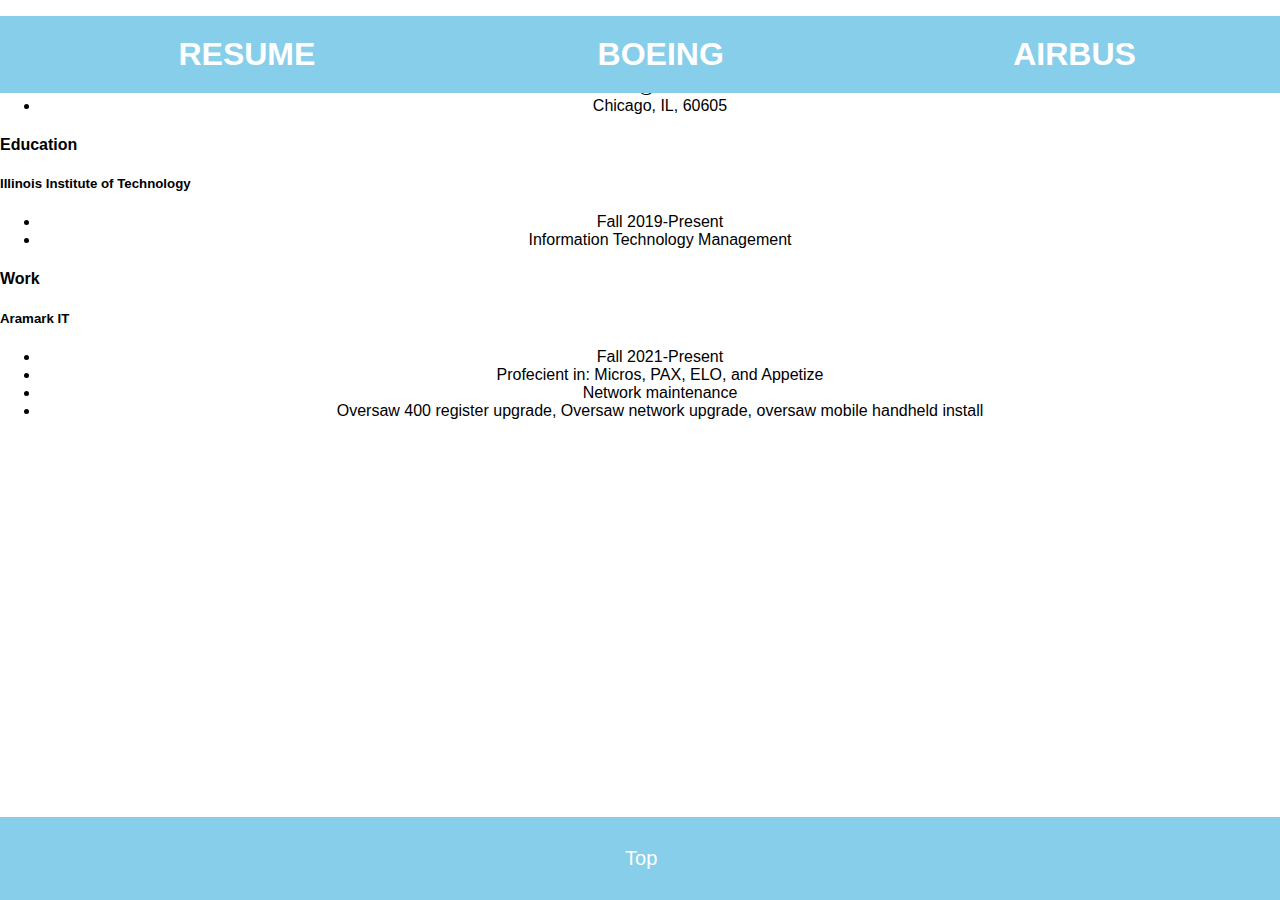
<file: index.html>
<!DOCTYPE html>
<html lang="en">
  <head>
    <meta charset="UTF-8">
    <link rel="stylesheet" href="css/style.css">
	<link rel="stylesheet" type="text/css" href="css/normalize.css">
    <title>ITM 361 Project 2</title>
  </head>
  <body class="resume">
	<nav id="menu">
	  <div id="menu-index">
        <ul>
          <li><strong><a href="index.html">RESUME</a></strong></li>
          <li><strong><a href="boeing.html">BOEING</a></strong></li>
          <li><strong><a href="airbus.html">AIRBUS</a></strong></li>
        </ul>
	  </div>
	</nav>
    <section id="info">
	<h4>Calvin Kalawa</h4>
	  <ul>
	    <li>(414) 839-3824</li>
		<li>ckalawa@hawk.iit.edu</li>
		<li>Chicago, IL, 60605</li>
	  </ul>	
    </section>
    <section id="school">
	  <h4>Education</h4>
	    <h5>Illinois Institute of Technology</h5>
		  <ul>
		    <li>Fall 2019-Present</li>
			<li>Information Technology Management</li>
	     </ul>
    </section>
    <section>
	  <h4>Work</h4>
	    <h5>Aramark IT</h5>
		  <ul>
		    <li>Fall 2021-Present</li>
			<li>Profecient in: Micros, PAX, ELO, and Appetize</li>
			<li>Network maintenance</li>
			<li>Oversaw 400 register upgrade, Oversaw network upgrade, oversaw mobile handheld install</li>
		  </ul>
    </section>
	<footer id="footer">
      <a href="index.html">Top</a>
	</footer>
  </body>
</html>
</file>
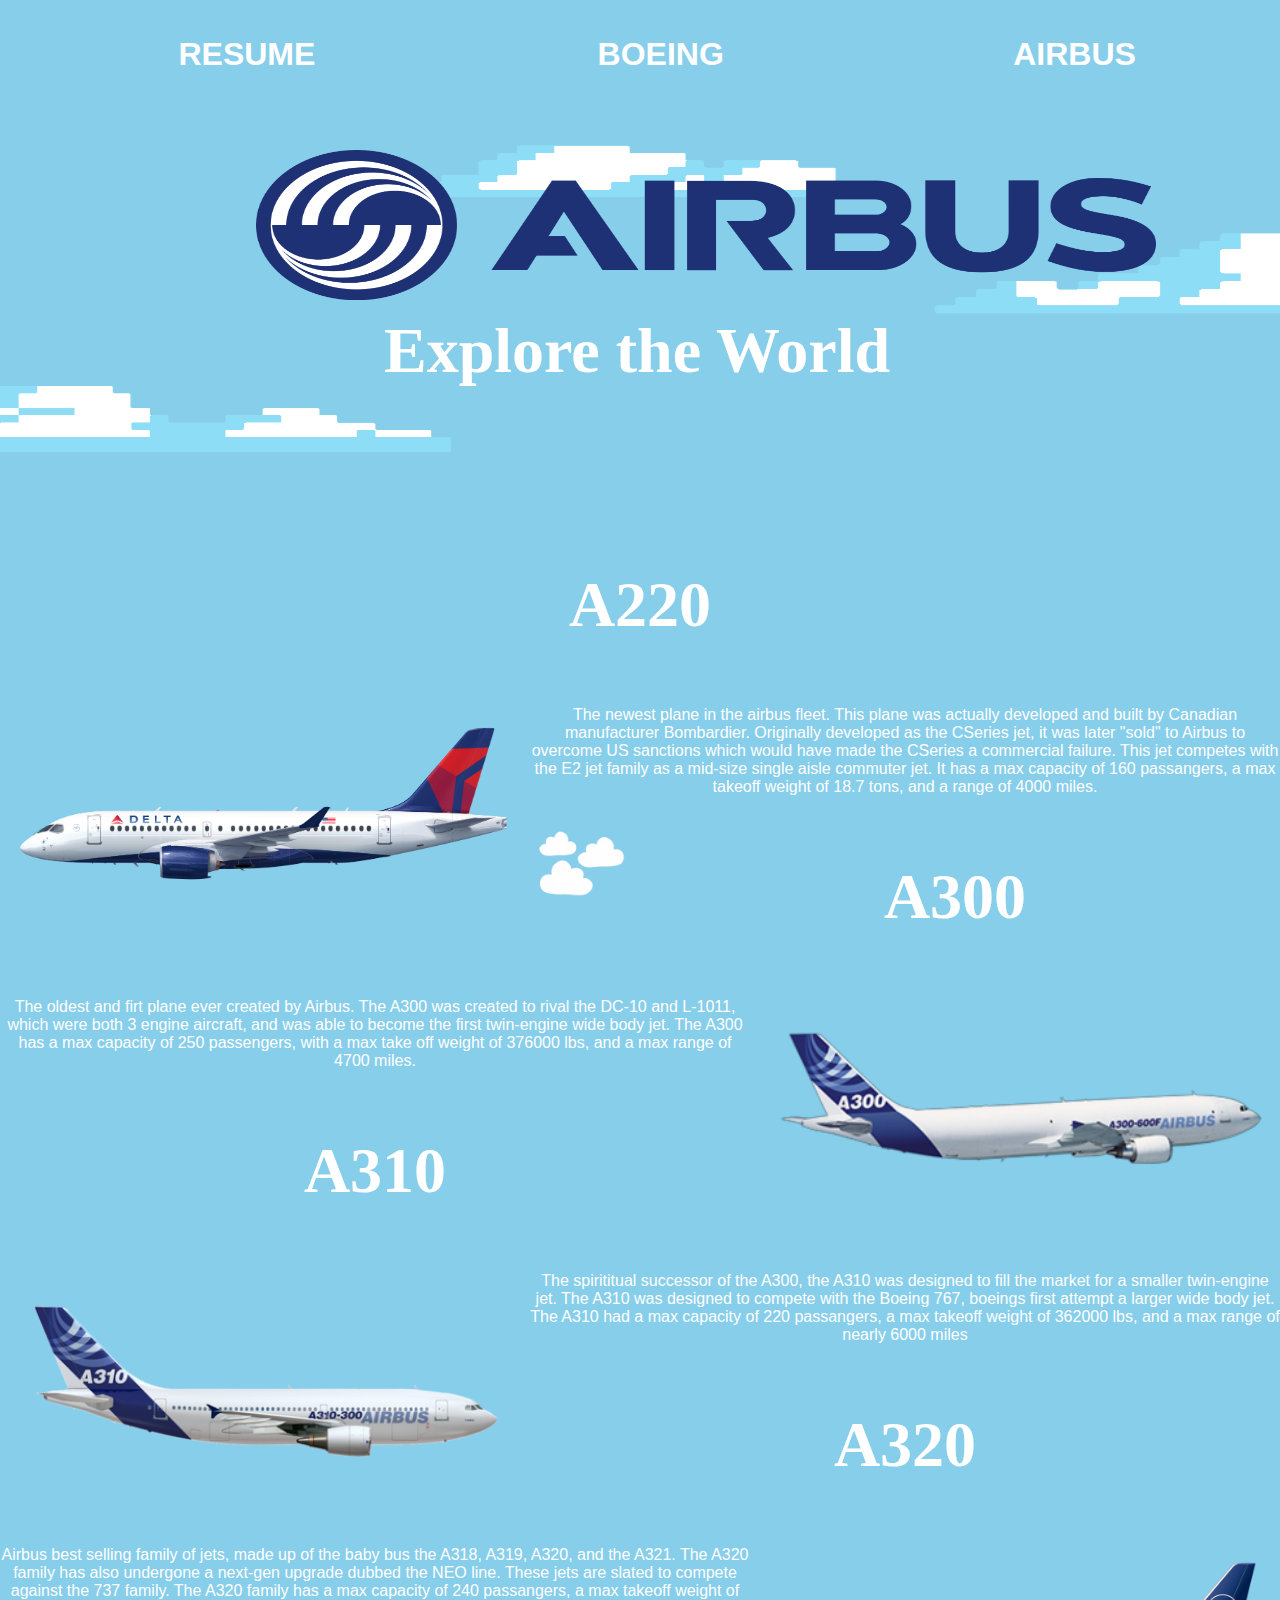
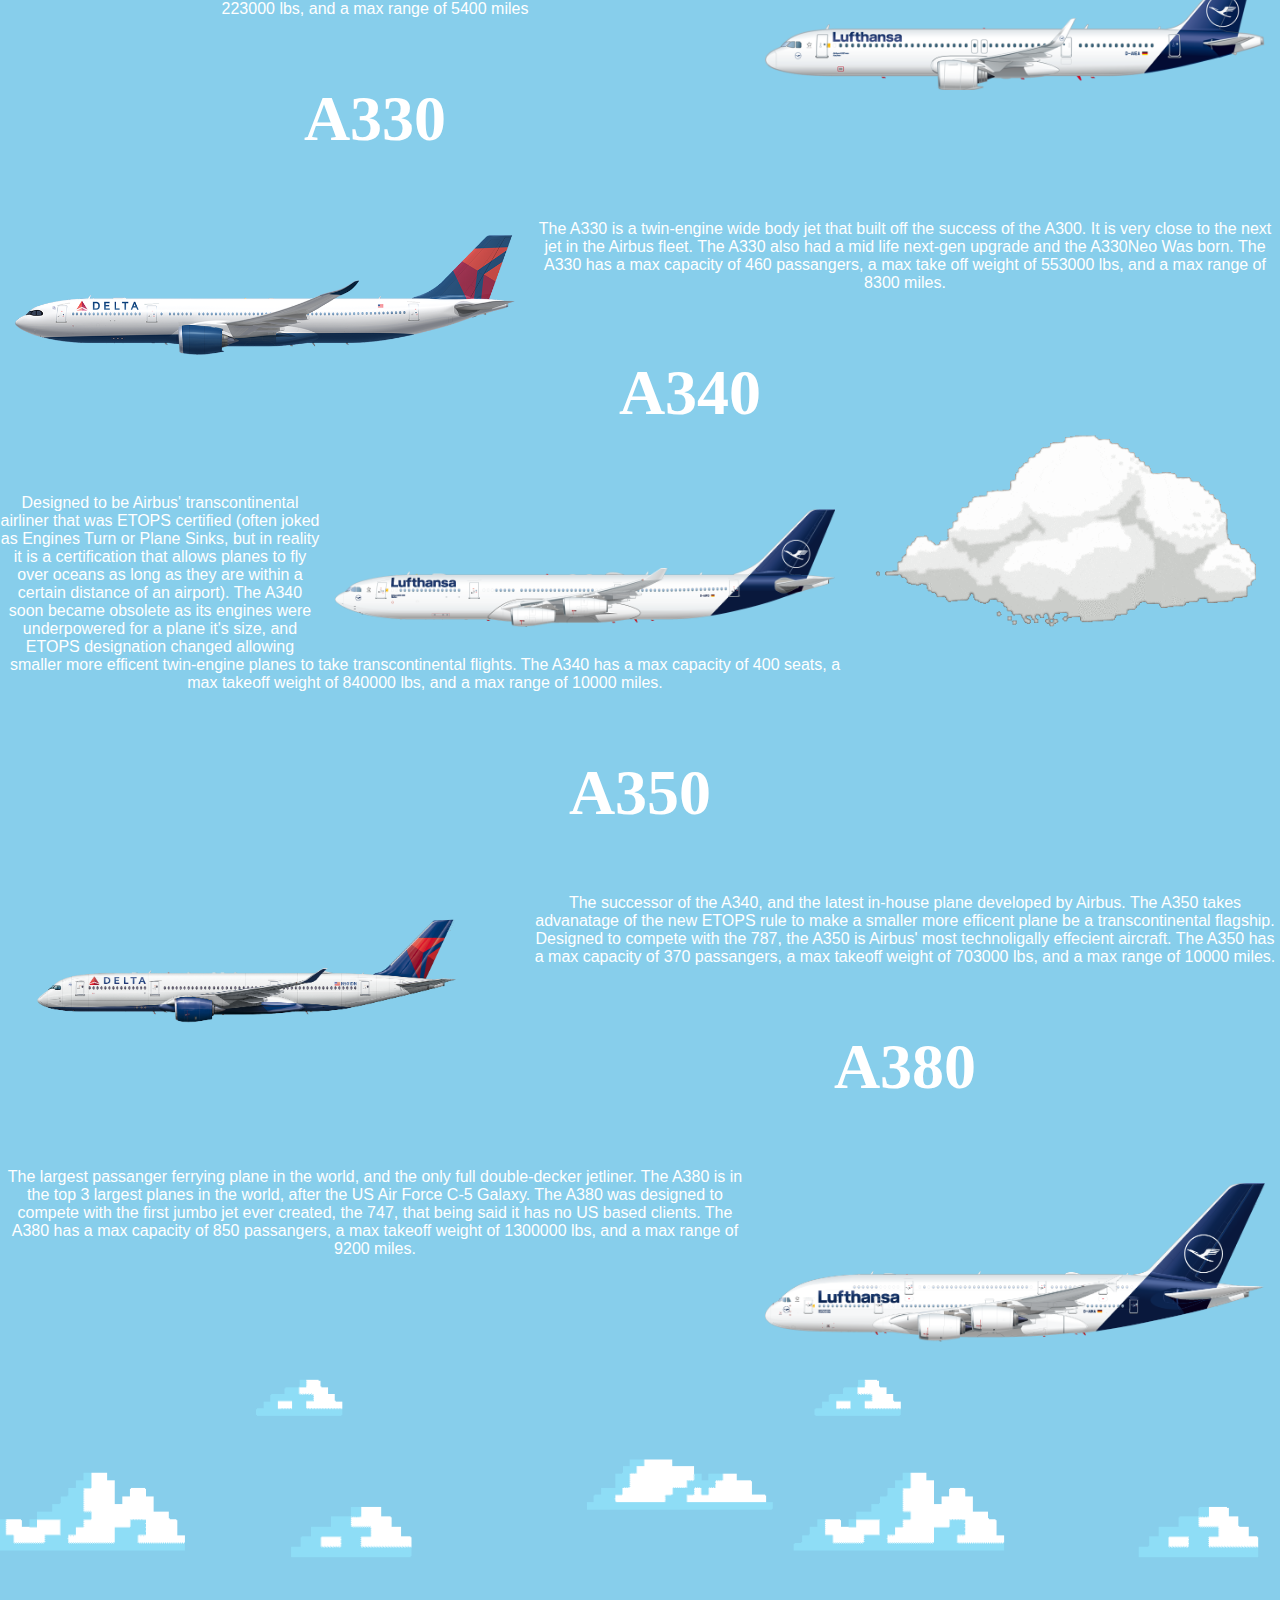
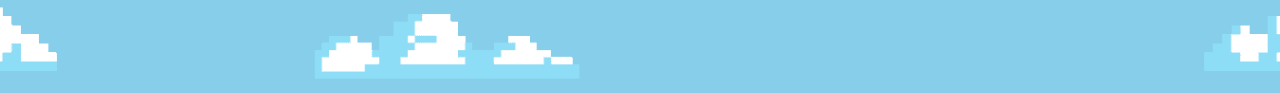
<file: airbus.html>
<!DOCTYPE html>
<html lang="en">
  <head>
    <meta charset="UTF-8">
    <link rel="stylesheet" type="text/css" href="css/style.css">
	<link rel="stylesheet" type="text/css" href="css/normalize.css">
    <title>ITM 361 Project 2</title>
  </head>
  <body class="planes">
   <a id="cloud-3" href="https://youtu.be/dQw4w9WgXcQ"><img class="cloud3" src="images/cloud3.gif" alt="Gif of clouds scrolling"></a>
   <img class="airbus" src="images/airbus.png" alt="Airbus corporate logo in blue with logo">
   <div id="taglineA">
     <h3>Explore the World</h3>
   </div>
   <nav id="menu">
	  <div id="menu-airbus">
	    <ul>
          <li><strong><a href="index.html">RESUME</a></strong></li>
          <li><strong><a href="boeing.html">BOEING</a></strong></li>
          <li><strong><a href="airbus.html">AIRBUS</a></strong></li>
        </ul>
      </div>
	</nav>
    <section>
      <section>
        <h3>A220</h3>
        <img class="a220" src="images/A220.png" alt="Airbus A220, informational ad created by the Airbus group to sell the plane. Describes all of its features">
        <p>The newest plane in the airbus fleet. This plane was actually developed and built by Canadian manufacturer Bombardier. Originally developed as the CSeries jet, it was later "sold" to Airbus to overcome US sanctions which would have made the CSeries a commercial failure. This jet competes with the E2 jet family as a mid-size single aisle commuter jet. It has a max capacity of 160 passangers, a max takeoff weight of 18.7 tons, and a range of 4000 miles.</p>
      </section>
	  <a id="cloud-1" href="https://youtu.be/ln-ffJM9sJc"><img  class="cloud1" src="images/cloud1.gif" alt="Gif of clouds scrolling"></a>
      <section>
        <h3>A300</h3>
        <img class="a300" src="images/A300.png" alt="Airbus A300 in plaine white Airbus factory livery">
        <p>The oldest and firt plane ever created by Airbus. The A300 was created to rival the DC-10 and L-1011, which were both 3 engine aircraft, and was able to become the first twin-engine wide body jet. The A300 has a max capacity of 250 passengers, with a max take off weight of 376000 lbs, and a max range of 4700 miles.</p>
      </section>
      <section>
        <h3>A310</h3>
        <img class="a310" src="images/A310.png" alt="Airbus A310 in plaine white Airbus factory livery">
        <p>The spirititual successor of the A300, the A310 was designed to fill the market for a smaller twin-engine jet. The A310 was designed to compete with the Boeing 767, boeings first attempt a larger wide body jet. The A310 had a max capacity of 220 passangers, a max takeoff weight of 362000 lbs, and a max range of nearly 6000 miles </p>
      </section>
      <section>
        <h3>A320</h3>
        <img class="a320" src="images/A321.png" alt="Airbus A321NEO(new engine option) in standard Delta livery">
        <p>Airbus best selling family of jets, made up of the baby bus the A318, A319, A320, and the A321. The A320 family has also undergone a next-gen upgrade dubbed the NEO line. These jets are slated to compete against the 737 family. The A320 family has a max capacity of 240 passangers, a max takeoff weight of 223000 lbs, and a max range of 5400 miles</p>
      </section>
      <section>
        <h3>A330</h3>
        <img class="a330" src="images/A330.png" alt="Airbus A330NEO(new engine option) in special Delta Team USA livery">
        <p>The A330 is a twin-engine wide body jet that built off the success of the A300. It is very close to the next jet in the Airbus fleet. The A330 also had a mid life next-gen upgrade and the A330Neo Was born. The A330 has a max capacity of 460 passangers, a max take off weight of 553000 lbs, and a max range of 8300 miles. </p>
      </section>
	  <a id="cloud-2" href="https://www.flightradar24.com/41.90,-87.70/11"><img  class="cloud2" src="images/cloud2.gif" alt="Gif of clouds scrolling"></a>
      <section>
        <h3>A340</h3>
        <img class="a340" src="images/A340.png" alt="Airbus A340 in standard Luftansa livery">
        <p>Designed to be Airbus' transcontinental airliner that was ETOPS certified (often joked as Engines Turn or Plane Sinks, but in reality it is a certification that allows planes to fly over oceans as long as they are within a certain distance of an airport). The A340 soon became obsolete as its engines were underpowered for a plane it's size, and ETOPS designation changed allowing smaller more efficent twin-engine planes to take transcontinental flights. The A340 has a max capacity of 400 seats, a max takeoff weight of 840000 lbs, and a max range of 10000 miles. </p>
      </section>
      <section>
        <h3>A350</h3>
        <img class="a350" src="images/A350.png" alt="Airbus A350 in standard Luftansa livery">
        <p>The successor of the A340, and the latest in-house plane developed by Airbus. The A350 takes advanatage of the new ETOPS rule to make a smaller more efficent plane be a transcontinental flagship. Designed to compete with the 787, the A350 is Airbus' most technoligally effecient aircraft. The A350 has a max capacity of 370 passangers, a max takeoff weight of 703000 lbs, and a max range of 10000 miles.</p>
      </section>
      <section>
        <h3>A380</h3>
        <img class="a380" src="images/A380.png" alt="Airbus A380 in standard Luftansa livery">
        <p>The largest passanger ferrying plane in the world, and the only full double-decker jetliner. The A380 is in the top 3 largest planes in the world, after the US Air Force C-5 Galaxy. The A380 was designed to compete with the first jumbo jet ever created, the 747, that being said it has no US based clients. The A380 has a max capacity of 850 passangers, a max takeoff weight of 1300000 lbs, and a max range of 9200 miles.</p>
      </section>
    </section>
	<footer>
      <a id="cloud-4" href="airbus.html"><img  class="cloud4" src="images/cloud4.gif" alt="Gif of clouds scrolling"></a>
	</footer>
  </body>
</html>
</file>
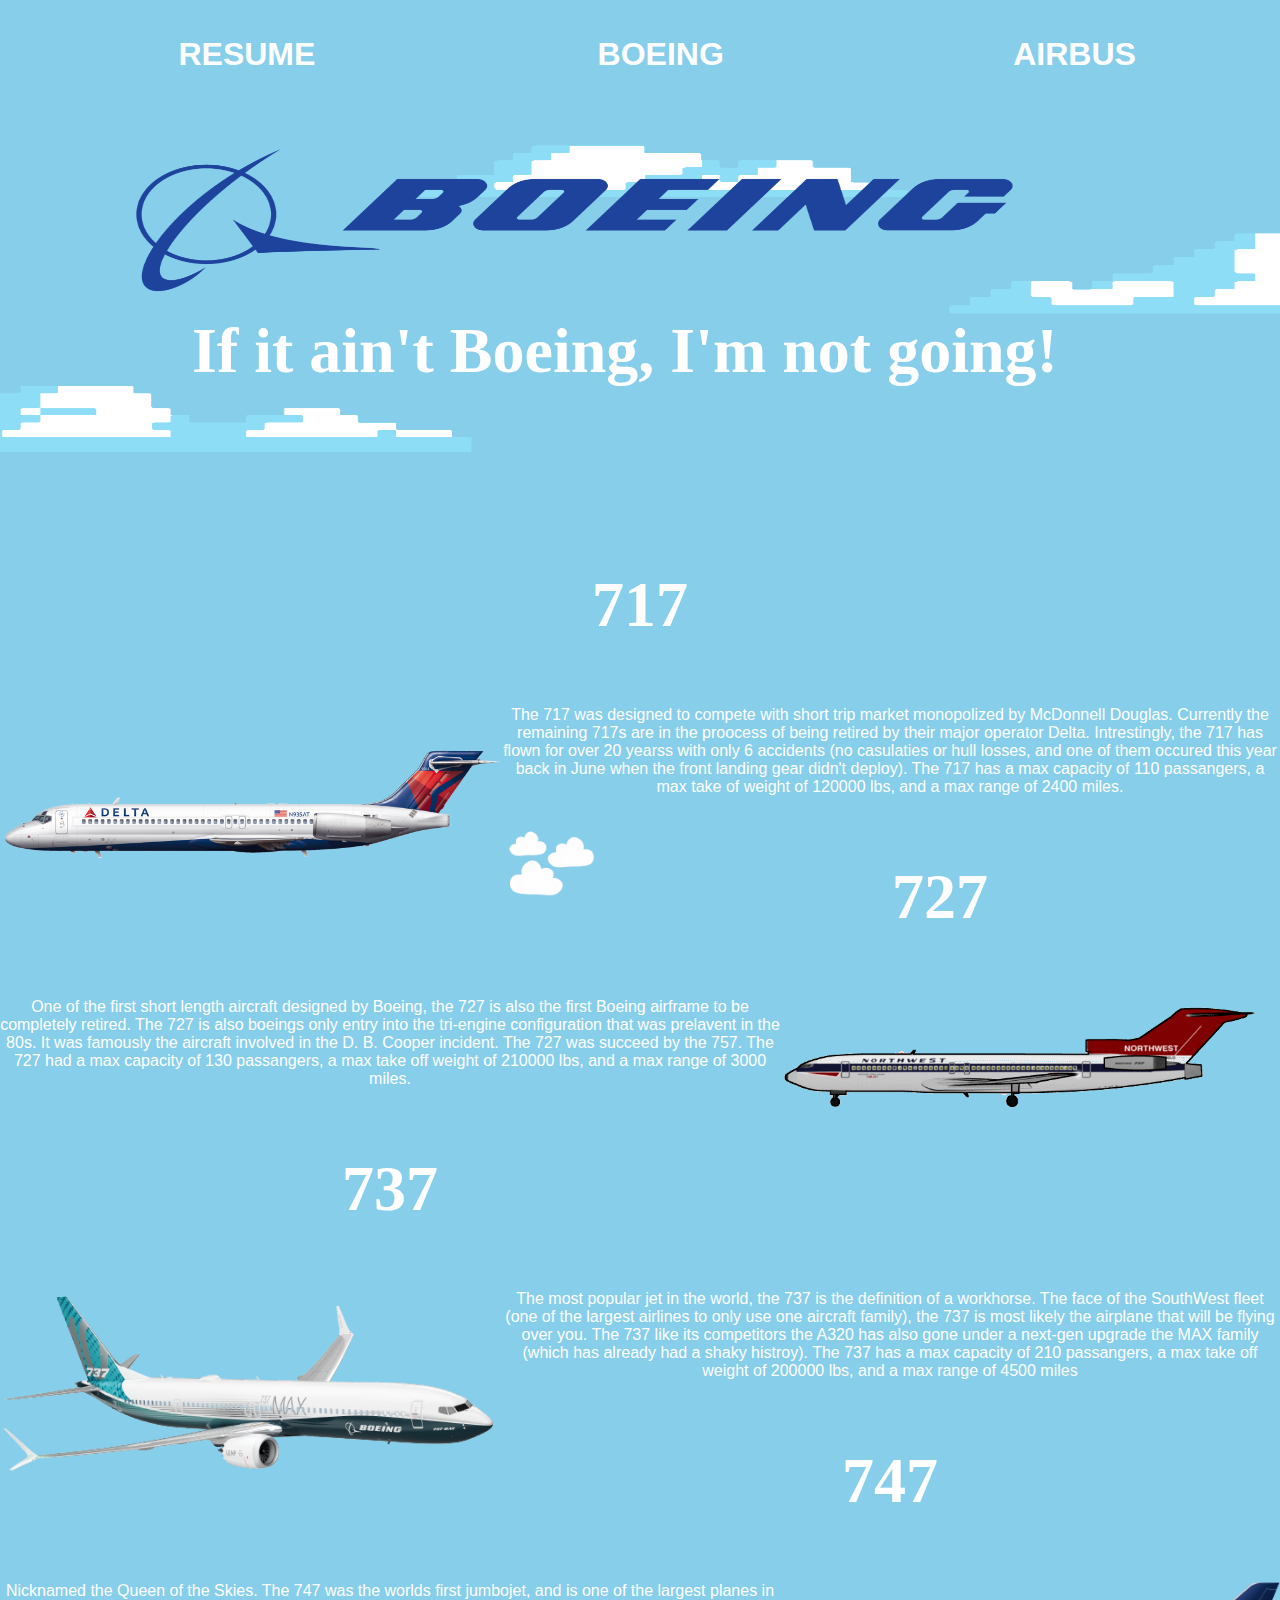
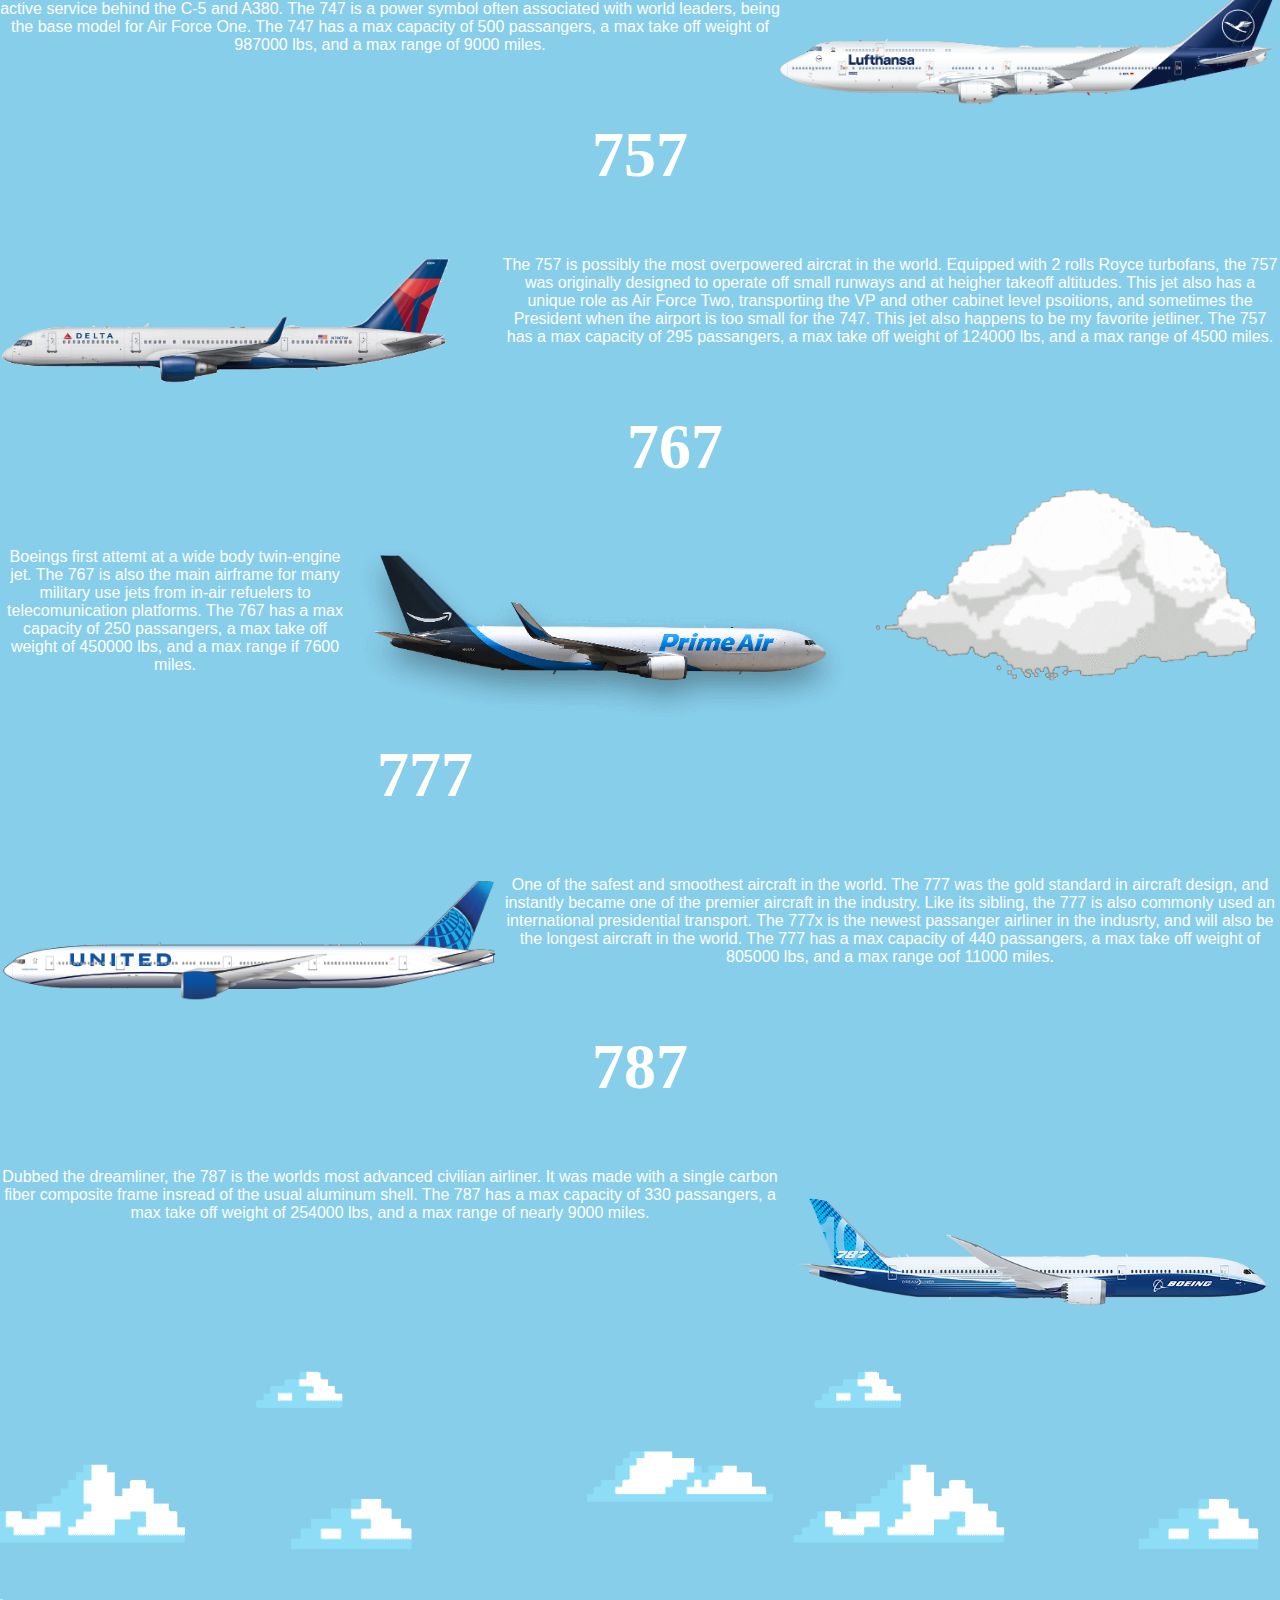
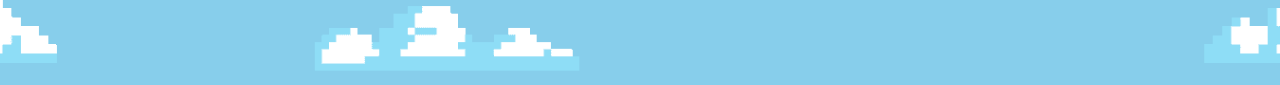
<file: boeing.html>
<!DOCTYPE html>
<html lang="en">
  <head>
    <meta charset="UTF-8">
    <link rel="stylesheet" type="text/css" href="css/style.css">
	<link rel="stylesheet" type="text/css" href="css/normalize.css">
    <title>ITM 361 Project 2</title>
  </head>
  <body class="planes">
    <a id="cloud-3" href="https://youtu.be/dQw4w9WgXcQ"><img  class="cloud3" src="images/cloud3.gif" alt="Gif of clouds scrolling"></a>
	<img class="boeing" src="images/boeing.png" alt="Boeing corporate logo in blue with logo">
	<div id="taglineB">
	  <h3>If it ain't Boeing, I'm not going!</h3>
	</div>
	<nav id="menu">
	  <div id="menu-boeing">
        <ul>
          <li><strong><a href="index.html">RESUME</a></strong></li>
          <li><strong><a href="boeing.html">BOEING</a></strong></li>
          <li><strong><a href="airbus.html">AIRBUS</a></strong></li>
        </ul>
	  </div>
	</nav>
    <section>
      <section id="B1">
        <h3>717</h3>
        <img class="b717" src="images/717.png" alt="Boeing 717 in standard Delta livery">
        <p>The 717 was designed to compete with short trip market monopolized by McDonnell Douglas. Currently the remaining 717s are in the proocess of being retired by their major operator Delta. Intrestingly, the 717 has flown for over 20 yearss with only 6 accidents (no casulaties or hull losses, and one of them occured this year back in June when the front landing gear didn't deploy). The 717 has a max capacity of 110 passangers, a max take of weight of 120000 lbs, and a max range of 2400 miles. </p>
      </section>
	  <a id="cloud-1" href="https://youtu.be/tOqFYGA5W-E"><img  class="cloud1" src="images/cloud1.gif" alt="Gif of clouds scrolling"></a>
      <section  id="B2">
        <h3>727</h3>
        <img class="b727" src="images/727.webp" alt="Boeing 727 in northwestern livery with a D. B. Cooper jumping out of it">
        <p>One of the first short length aircraft designed by Boeing, the 727 is also the first Boeing airframe to be completely retired. The 727 is also boeings only entry into the tri-engine configuration that was prelavent in the 80s. It was famously the aircraft involved in the D. B. Cooper incident. The 727 was succeed by the 757. The 727 had a max capacity of 130 passangers, a max take off weight of 210000 lbs, and a max range of 3000 miles.</p>
      </section>
      <section  id="B3">
        <h3>737</h3>
        <img class="b737" src="images/737.png" alt="Boeing 737 gif documenting the history of the jet">
        <p>The most popular jet in the world, the 737 is the definition of a workhorse. The face of the SouthWest fleet (one of the largest airlines to only use one aircraft family), the 737 is most likely the airplane that will be flying over you. The 737 like its competitors the A320 has also gone under a next-gen upgrade the MAX family (which has already had a shaky histroy). The 737 has a max capacity of 210 passangers, a max take off weight of 200000 lbs, and a max range of 4500 miles</p>
      </section>
      <section  id="B4">
        <h3>747</h3>
        <img class="b747" src="images/747.png" alt="Boeing 747 in standard luftansa livery">
        <p>Nicknamed the Queen of the Skies. The 747 was the worlds first jumbojet, and is one of the largest planes in active service behind the C-5 and A380. The 747 is a power symbol often associated with world leaders, being the base model for Air Force One. The 747 has a max capacity of 500 passangers, a max take off weight of 987000 lbs, and a max range of 9000 miles.</p>
      </section>
      <section  id="B5">
        <h3>757</h3>
        <img class="b757" src="images/757.png" alt="Boeing 757 in standard luftansa livery">
        <p>The 757 is possibly the most overpowered aircrat in the world. Equipped with 2 rolls Royce turbofans, the 757 was originally designed to operate off small runways and at heigher takeoff altitudes. This jet also has a unique role as Air Force Two, transporting the VP and other cabinet level psoitions, and sometimes the President when the airport is too small for the 747. This jet also happens to be my favorite jetliner. The 757 has a max capacity of 295 passangers, a max take off weight of 124000 lbs, and a max range of 4500 miles.  </p>
      </section>
	  <a id="cloud-2" href="https://www.flightradar24.com/41.90,-87.70/11"><img  class="cloud2" src="images/cloud2.gif" alt="Gif of clouds scrolling"></a>
      <section  id="B6">
        <h3>767</h3>
        <img class="b767" src="images/767.png" alt="Boeing 767 in Atlas Air Amazon prime livery">
        <p>Boeings first attemt at a wide body twin-engine jet. The 767 is also the main airframe for many military use jets from in-air refuelers to telecomunication platforms. The 767 has a max capacity of 250 passangers, a max take off weight of 450000 lbs, and a max range if 7600 miles. </p>
      </section>
      <section  id="B7">
        <h3>777</h3>
        <img class="b777" src="images/777.png" alt="Boeing 777 in standdard United livery">
        <p>One of the safest and smoothest aircraft in the world. The 777 was the gold standard in aircraft design, and instantly became one of the premier aircraft in the industry. Like its sibling, the 777 is also commonly used an international presidential transport. The 777x is the newest passanger airliner in the indusrty, and will also be the longest aircraft in the world. The 777 has a max capacity of 440 passangers, a max take off weight of 805000 lbs, and a max range oof 11000 miles.</p>
      </section>
      <section  id="B8">
        <h3>787</h3>
        <img class="b787" src="images/787.png" alt="Boeing 787 in standard factory boeing livery">
        <p>Dubbed the dreamliner, the 787 is the worlds most advanced civilian airliner. It was made with a single carbon fiber composite frame insread of the usual aluminum shell. The 787 has a max capacity of 330 passangers, a max take off weight of 254000 lbs, and a max range of nearly 9000 miles.</p>
      </section>
    </section>
	<footer>
      <a id="cloud-4" href="boeing.html"><img  class="cloud4" src="images/cloud4.gif" alt="Gif of clouds scrolling"></a>
	</footer>
  </body>
</html>
</file>
<file: css/style.css>
body.planes{
  background-color: #87CEEB;
}
body.resume{
  background-color: white;
}

@font-face {
    font-family: "AlphaClouds";
    src: url("https://db.onlinewebfonts.com/t/f430f9795c4bd65e6e4192aa0073cd4d.eot");
    src: url("https://db.onlinewebfonts.com/t/f430f9795c4bd65e6e4192aa0073cd4d.eot?#iefix")format("embedded-opentype"),
    url("https://db.onlinewebfonts.com/t/f430f9795c4bd65e6e4192aa0073cd4d.woff2")format("woff2"),
    url("https://db.onlinewebfonts.com/t/f430f9795c4bd65e6e4192aa0073cd4d.woff")format("woff"),
    url("https://db.onlinewebfonts.com/t/f430f9795c4bd65e6e4192aa0073cd4d.ttf")format("truetype"),
    url("https://db.onlinewebfonts.com/t/f430f9795c4bd65e6e4192aa0073cd4d.svg#AlphaClouds")format("svg");
}

.resume  ul li {
	font-family: Verdana, sans-serif;
	color: black;
	text-align: center;
	font-size: 1em;
}
resume h1 {
	font-family: Verdana, sans-serif;
	color: black;
	text-align: center;
	font-size: 8em;
	
}

.resume h2 {
	font-family: Verdana, sans-serif;
	color: black;
	text-align: center;
	font-size: 6em;
}

.resume h3 {
    font-family: Verdana, sans-serif;
	color: black;
	text-align: center;
	font-size: 4em;
}
 
.resume p {
	font-family: Verdana, sans-serif;
	color: black;
	text-align: center;
	font-size: 1em;
}

  h1 {
	font-family: Verdana, sans-serif;
	color: white;
	text-align: center;
	font-size: 10em;
	
}

  h2 {
	font-family: "AlphaClouds";
	color: white;
	text-align: center;
	font-size: 8em;
}

  h3 {
    font-family: "AlphaClouds";
	color: white;
	text-align: center;
	font-size: 4em;
}
 
   p {
	font-family: Verdana, sans-serif;
	color: white;
	text-align: center;
	font-size: 1em;
}

   ul li {
	font-family: Verdana, sans-serif;
	color: white;
	text-align: center;
	font-size: 1em;
} 



#menu ul {
  list-style-type: none;
  background:#87CEEB;
  width: 97%;
  height: auto;
  position: absolute;
  top: 0px;
  left: 0px;
  overflow: hidden;
}

#menu ul li {
  float: left;
  width: 33.33%;
   overflow: hidden;
}

#menu ul li a {
  text-decoration: none;
  display: block;
  text-align: center;
  padding: 20px 40px;
  color: white;
  font-size: 2em;
  font-family: Verdana, sans-serif;
}

#menu a:hover {
  background-color: white;
  color: black;
}

#taglineB h3 {
  position: absolute;
  top: 250px;
  left: 15%;
}
#taglineA h3 {
  position: absolute;
  top: 250px;
  left: 30%;
}


.airbus {
	position: absolute;
	top: 150px;
	left: 20%;
	height: 150px;
	width: 900px;
}
.boeing {
	position: absolute;
	top: 20px;
	right: 20%;
	height: 400px;
	width: 900px;
}

.a220 {
  float: left;
  width: 500px;
  padding: 5px;
  margin: 10px 10px 10px 10px;
}

.a300 {
  float: right;
  width: 500px;
  padding: 5px;
  margin: 10px 10px 10px 10px;
}

.a310 {
  float: left;
  width: 500px;
  padding: 5px;
  margin: 10px 10px 10px 10px;
}

.a320 {
  float: right;
  width: 500px;
  padding: 5px;
  margin: 10px 10px 10px 10px;
}

.a330 {
  float: left;
  width: 500px;
  padding: 5px;
  margin: 10px 10px 10px 10px;
}

.a340 {
  float: right;
  width: 500px;
  padding: 5px;
  margin: 10px 10px 10px 10px;
}

.a350 {
  float: left;
  width: 500px;
  padding: 5px;
  margin: 10px 10px 10px 10px;
}

.a380 {
  float: right;
  width: 500px;
  padding: 5px;
  margin: 10px 10px 10px 10px;
}

.b717{
  float: left;
  width: 500px;
}

.b727 {
  float: right;
  width: 500px;
}

.b737 {
  float: left;
  width: 500px;
}

.b747 {
  float: right;
  width: 500px;
}

.b757 {
  float: left;
  width: 500px;
}

.b767 {
  float: right;
  width: 500px;
}

.b777 {
  float: left;
  width: 500px;
}

.b787 {
  float: right;
  width: 500px;
}

.cloud4 {
  float: none;
  width: 100%;
  overflow: hidden;
}

.cloud1 {
  float: left;
  width: 100px;
}

.cloud2 {
  float: right;
  width: 400px;
  padding: 5px;
  margin: 10px 10px 10px 10px;
}
.cloud3 {
  float: none;
  width: 100%;
  height: 500px;
  overflow: hidden;
}

#footer a{
  clear: left;
  background: #87CEEB;
  font-size: 20px;
  padding: 30px;
  color: white;	
  font-family: Verdana, sans-serif;
  overflow: hidden;
  text-decoration: none;
  display: block;
  text-align: center;
  position: absolute;
  bottom: 0px;
  width: 95.5%;
}
</file>
